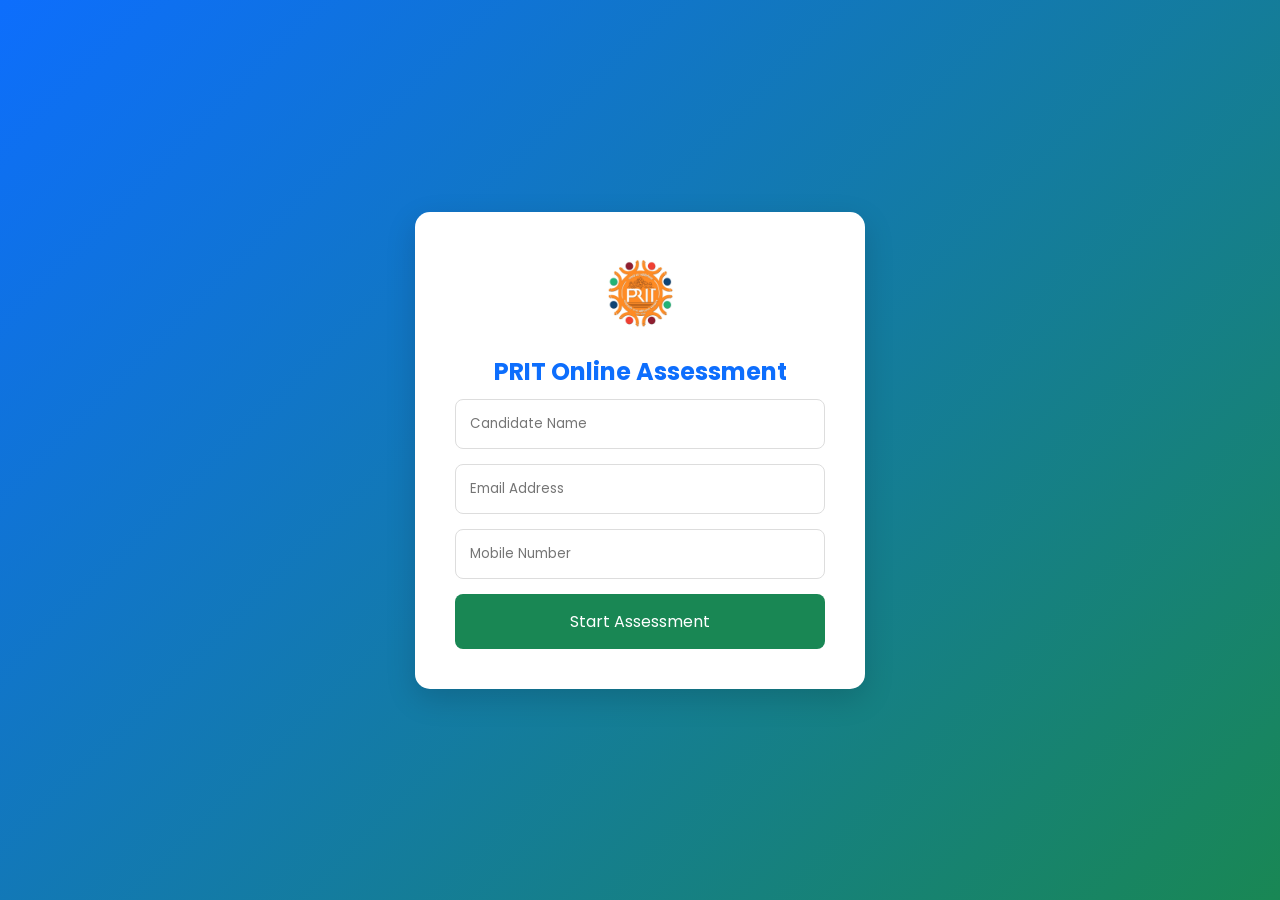
<file: index.html>
<!DOCTYPE html>
<html lang="en">
<head>
<meta charset="UTF-8">
<meta name="viewport" content="width=device-width, initial-scale=1.0">
<title>PRIT Online Assessment</title>

<link rel="stylesheet" href="./style.css">

<link href="https://fonts.googleapis.com/css2?family=Poppins:wght@300;400;500;600;700&display=swap" rel="stylesheet">
</head>
<body>

<div class="login-container">

<div class="login-card">

<div class="logo-area">
<img src="./images/logo.jpeg" alt="PRIT Logo">
</div>

<h2>PRIT Online Assessment </h2>

<!-- <p>Candidate Login</p> -->

<form id="candidateForm">

<input
type="text"
id="name"
placeholder="Candidate Name"
required>

<input
type="email"
id="email"
placeholder="Email Address"
required>

<input
type="text"
id="mobile"
placeholder="Mobile Number"
required>

<button type="submit">
Start Assessment
</button>

</form>

</div>

</div>

<script src="./main.js"></script>

</body>
</html>
</file>
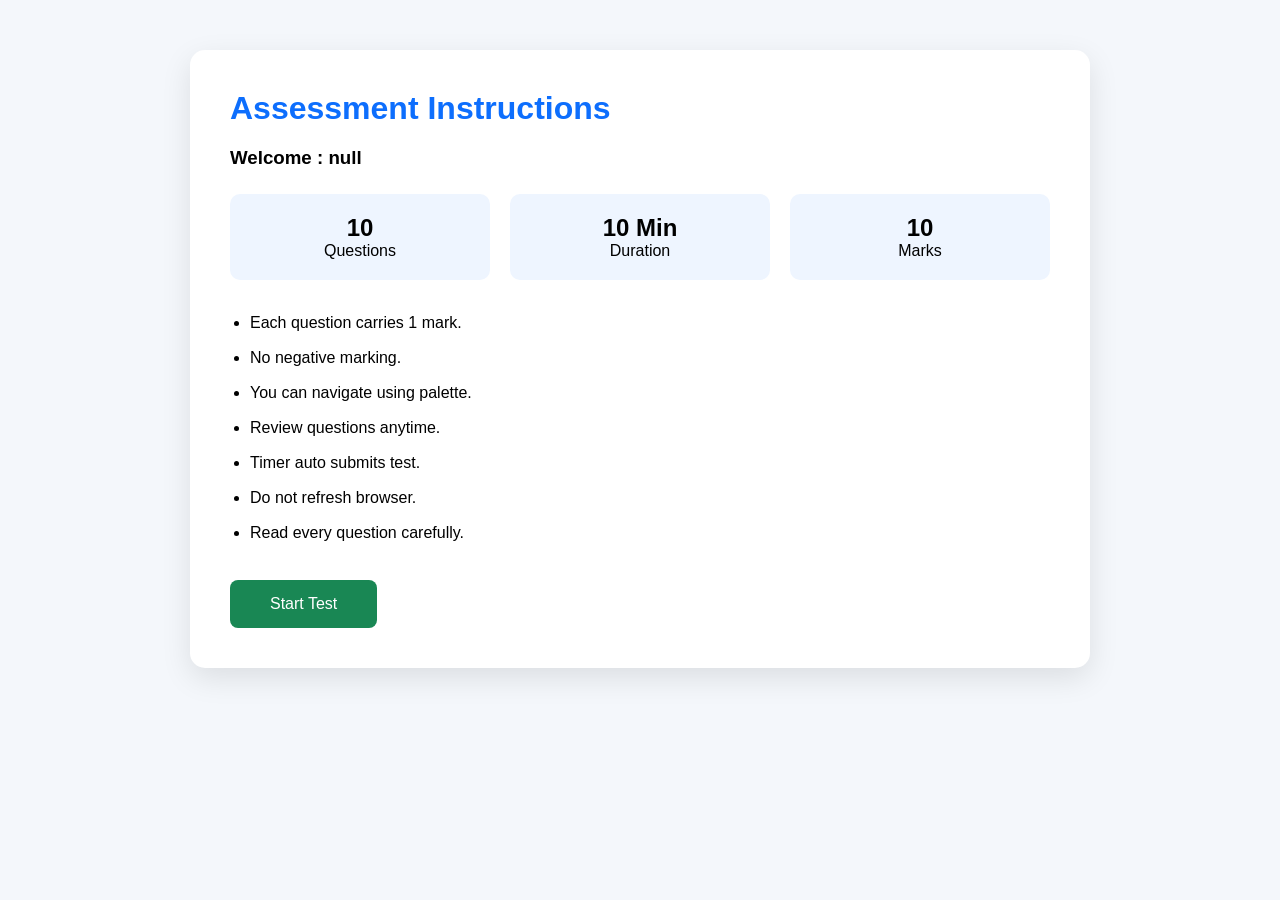
<file: instructions.html>
<!DOCTYPE html>
<html lang="en">
<head>

<meta charset="UTF-8">
<meta name="viewport" content="width=device-width, initial-scale=1.0">

<title>Instructions</title>

<link rel="stylesheet" href="./style.css">

</head>

<body>

<div class="instruction-container">

<div class="instruction-card">

<h1>Assessment Instructions</h1>

<h3 id="welcomeUser"></h3>

<div class="exam-info">

<div class="info-box">
<h2>10</h2>
<p>Questions</p>
</div>

<div class="info-box">
<h2>10 Min</h2>
<p>Duration</p>
</div>

<div class="info-box">
<h2>10</h2>
<p>Marks</p>
</div>

</div>

<ul>

<li>Each question carries 1 mark.</li>

<li>No negative marking.</li>

<li>You can navigate using palette.</li>

<li>Review questions anytime.</li>

<li>Timer auto submits test.</li>

<li>Do not refresh browser.</li>

<li>Read every question carefully.</li>

</ul>

<button class="start-btn"
onclick="startExam()">

Start Test

</button>

</div>

</div>

<script>

document.getElementById("welcomeUser")
.innerHTML =
"Welcome : " +
localStorage.getItem("candidateName");

function startExam(){

localStorage.removeItem("answers");
localStorage.removeItem("score");
localStorage.removeItem("attempted");

window.location.href = "test.html";

}

</script>

</body>
</html>
</file>
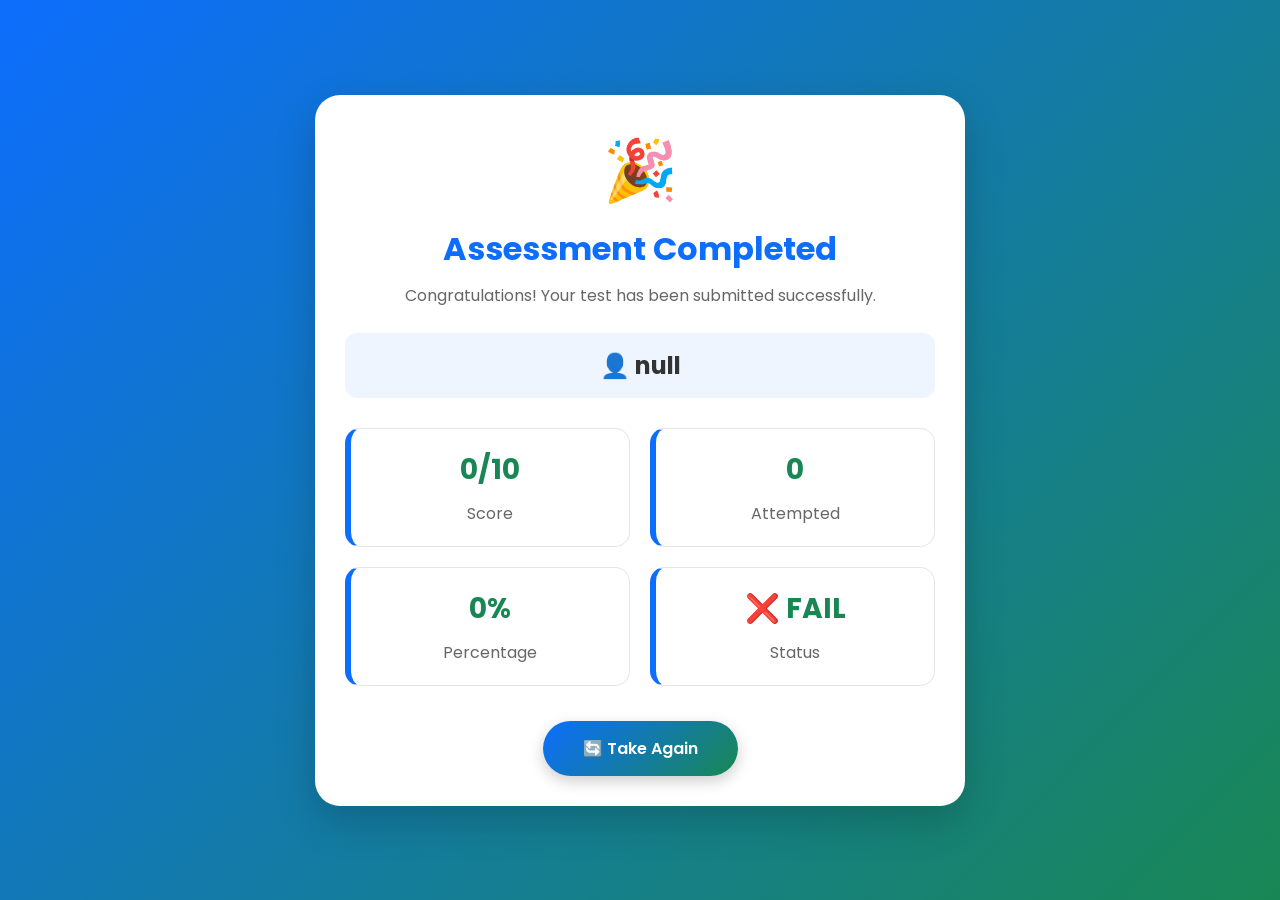
<file: result.html>
<!DOCTYPE html>
<html lang="en">
<head>
<meta charset="UTF-8">
<meta name="viewport" content="width=device-width, initial-scale=1.0">
<title>Assessment Result</title>

<link rel="stylesheet" href="./style.css">

<link href="https://fonts.googleapis.com/css2?family=Poppins:wght@300;400;500;600;700&display=swap" rel="stylesheet">

</head>

<body>

<div class="result-container">

    <div class="result-card">

        <div class="result-header">

            <div class="success-icon">
                🎉
            </div>

            <h1>Assessment Completed</h1>

            <p>
                Congratulations! Your test has been submitted successfully.
            </p>

        </div>

        <div class="candidate-card">

            <h2 id="candidate"></h2>

        </div>

        <div class="result-grid">

            <div class="result-box">

                <h2 id="score"></h2>

                <p>Score</p>

            </div>

            <div class="result-box">

                <h2 id="attempted"></h2>

                <p>Attempted</p>

            </div>

            <div class="result-box">

                <h2 id="percentage"></h2>

                <p>Percentage</p>

            </div>

            <div class="result-box">

                <h2 id="status"></h2>

                <p>Status</p>

            </div>

        </div>

        <div class="restart-area">

            <button class="restart-btn"
            onclick="restartQuiz()">

                🔄 Take Again

            </button>

        </div>

    </div>

</div>

<script>

function restartQuiz(){

    localStorage.removeItem("answers");
    localStorage.removeItem("score");
    localStorage.removeItem("attempted");

    window.location.href="index.html";

}

</script>

<script src="./result.js"></script>

</body>
</html>
</file>
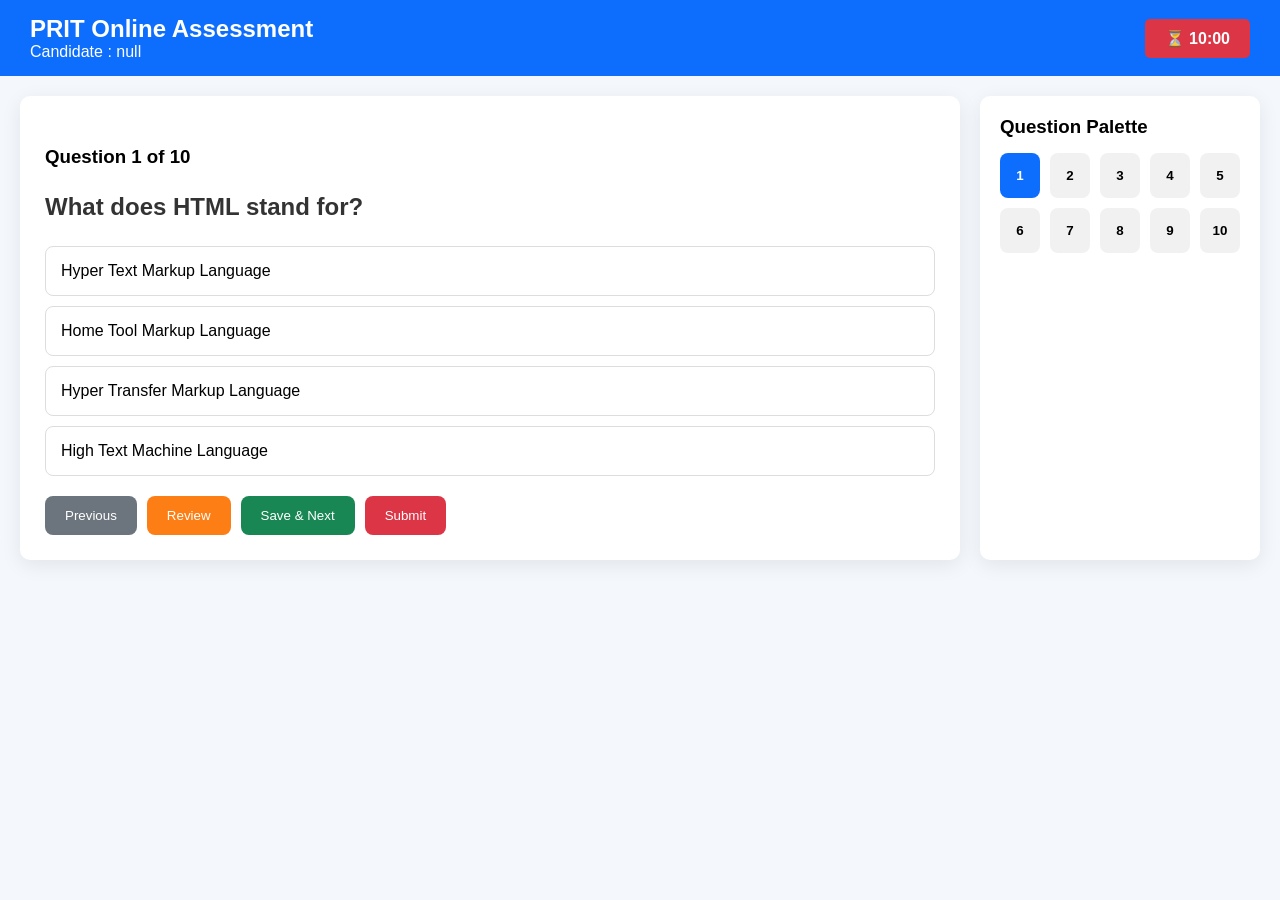
<file: test.html>
<!DOCTYPE html>
<html lang="en">
<head>

<meta charset="UTF-8">
<meta name="viewport" content="width=device-width, initial-scale=1.0">

<title>Assessment Test</title>

<link rel="stylesheet" href="./style.css">

</head>

<body>

<header class="exam-header">

<div>
<h2>PRIT Online Assessment</h2>
<p id="candidateName"></p>
</div>

<div class="timer">
⏳ <span id="timer">10:00</span>
</div>

</header>

<div class="exam-container">

<div class="left-panel">

<h3 id="candidateName"></h3>

<div class="question-card">

<h3 id="questionCount"></h3>

<h2 id="questionText"></h2>

<div id="optionsContainer"></div>

</div>

<div class="btn-group">

<button class="btn prev-btn"
id="prevBtn">

Previous

</button>

<button class="btn review-btn"
id="reviewBtn">

Review

</button>

<button class="btn next-btn"
id="nextBtn">

Save & Next

</button>

<button class="btn submit-btn"
id="submitBtn">

Submit

</button>

</div>

</div>

<div class="right-panel">

<h3>Question Palette</h3>

<div class="palette"
id="palette">

</div>

</div>

</div>

<script src="./questions.js"></script>
<script src="./test.js"></script>

</body>
</html>
</file>
<file: style.css>
*{
margin:0;
padding:0;
box-sizing:border-box;
font-family:'Poppins',sans-serif;
}

body{
background:#f4f7fb;
}

/* LOGIN */

.login-container{
height:100vh;
display:flex;
justify-content:center;
align-items:center;
background:
linear-gradient(
135deg,
#0d6efd,
#198754
);
}

.login-card{
width:450px;
background:#fff;
padding:40px;
border-radius:15px;
box-shadow:
0 10px 30px rgba(0,0,0,.15);
text-align:center;
}

.logo-area img{
width:80px;
margin-bottom:15px;
}

.login-card h2{
margin-bottom:10px;
color:#0d6efd;
}

.login-card p{
margin-bottom:20px;
}

.login-card input{
width:100%;
padding:14px;
margin-bottom:15px;
border:1px solid #ddd;
border-radius:8px;
outline:none;
}

.login-card button{
width:100%;
padding:15px;
background:#198754;
color:#fff;
border:none;
border-radius:8px;
cursor:pointer;
font-size:16px;
}

/* INSTRUCTIONS */

.instruction-container{
display:flex;
justify-content:center;
padding:50px 20px;
}

.instruction-card{
background:#fff;
max-width:900px;
width:100%;
padding:40px;
border-radius:15px;
box-shadow:
0 10px 30px rgba(0,0,0,.1);
}

.instruction-card h1{
color:#0d6efd;
margin-bottom:20px;
}

.exam-info{
display:grid;
grid-template-columns:repeat(3,1fr);
gap:20px;
margin:25px 0;
}

.info-box{
background:#eef5ff;
padding:20px;
text-align:center;
border-radius:10px;
}

.instruction-card ul{
margin-top:20px;
padding-left:20px;
line-height:35px;
}

.start-btn{
padding:15px 40px;
margin-top:30px;
background:#198754;
border:none;
border-radius:8px;
color:#fff;
font-size:16px;
cursor:pointer;
}

/* QUIZ PAGE */

.exam-header{
background:#0d6efd;
color:#fff;
padding:15px 30px;
display:flex;
justify-content:space-between;
align-items:center;
}

.exam-container{
display:flex;
gap:20px;
padding:20px;
}

.left-panel{
flex:3;
background:#fff;
padding:25px;
border-radius:10px;
}

.right-panel{
width:280px;
background:#fff;
padding:20px;
border-radius:10px;
}

.timer{
background:#dc3545;
color:#fff;
padding:10px 20px;
border-radius:5px;
font-weight:600;
}

.question-card{
margin-top:25px;
}

.option{
padding:15px;
border:1px solid #ddd;
margin-bottom:10px;
border-radius:8px;
cursor:pointer;
}

.option:hover{
border-color:#198754;
}

.selected{
background:#e8fff0;
border-color:#198754;
}

.palette{
display:grid;
grid-template-columns:repeat(5,1fr);
gap:10px;
margin-top:15px;
}

.palette button{
height:45px;
border:none;
border-radius:8px;
cursor:pointer;
}

.notvisited{
background:#f1f1f1;
}

.answered{
background:#198754;
color:#fff;
}

.review{
background:#fd7e14;
color:#fff;
}

.current{
background:#0d6efd;
color:#fff;
}

.btn-group{
display:flex;
gap:10px;
margin-top:20px;
}

.btn{
padding:12px 20px;
border:none;
border-radius:8px;
cursor:pointer;
}

.prev-btn{
background:#6c757d;
color:#fff;
}

.review-btn{
background:#fd7e14;
color:#fff;
}

.next-btn{
background:#198754;
color:#fff;
}

.submit-btn{
background:#dc3545;
color:#fff;
}

/* RESULT */

/* ===========================
   RESULT PAGE
=========================== */

.result-container{
    min-height:100vh;
    display:flex;
    justify-content:center;
    align-items:center;
    padding:20px;
    background:linear-gradient(135deg,#0d6efd,#198754);
}

.result-card{
    width:100%;
    max-width:650px;
    background:#fff;
    border-radius:25px;
    padding:30px;
    box-shadow:0 15px 40px rgba(0,0,0,.18);
}

.result-header{
    text-align:center;
}

.success-icon{
    font-size:60px;
    margin-bottom:10px;
}

.result-header h1{
    color:#0d6efd;
    margin-bottom:10px;
}

.result-header p{
    color:#666;
}

.candidate-card{
    margin-top:25px;
    background:#eef5ff;
    padding:15px;
    border-radius:12px;
    text-align:center;
}

.candidate-card h2{
    color:#333;
}

.result-grid{
    display:grid;
    grid-template-columns:repeat(2,1fr);
    gap:20px;
    margin-top:30px;
}

.result-box{
    background:#fff;
    border:1px solid #e5e5e5;
    border-left:6px solid #0d6efd;
    padding:20px;
    border-radius:15px;
    text-align:center;
    transition:.3s;
}

.result-box:hover{
    transform:translateY(-5px);
}

.result-box h2{
    color:#198754;
    font-size:28px;
    margin-bottom:10px;
}

.result-box p{
    color:#666;
}

.restart-area{
    display:flex;
    justify-content:center;
    align-items:center;
    margin-top:35px;
}

.restart-btn{
    background:linear-gradient(135deg,#0d6efd,#198754);
    color:white;
    border:none;
    padding:15px 40px;
    border-radius:50px;
    font-size:16px;
    font-weight:600;
    cursor:pointer;
    transition:.3s;
    box-shadow:0 5px 15px rgba(0,0,0,.2);
}

.restart-btn:hover{
    transform:translateY(-3px);
    box-shadow:0 10px 20px rgba(0,0,0,.25);
}

@media(max-width:768px){

    .result-grid{
        grid-template-columns:1fr;
    }

    .result-card{
        padding:25px;
    }

}
/* ===========================
   IMPROVEMENTS
=========================== */

body{
    min-height:100vh;
}

/* Quiz Panels */

.left-panel,
.right-panel{
    box-shadow:0 5px 20px rgba(0,0,0,.08);
}

/* Question */

#questionText{
    margin:20px 0;
    line-height:1.6;
    color:#333;
}

/* Option */

.option{
    transition:.3s;
}

.option:hover{
    background:#f8f9fa;
    transform:translateX(3px);
}

.selected{
    background:#d1f7dc;
    border:2px solid #198754;
    font-weight:600;
}

/* Buttons */

.btn{
    color:#fff;
    font-weight:500;
    transition:.3s;
}

.btn:hover{
    transform:translateY(-2px);
    opacity:.95;
}

/* Palette */

.palette button{
    font-weight:600;
}

/* Result */

.result-card h1{
    text-align:center;
    color:#0d6efd;
}

.result-card h2{
    text-align:center;
}

/* Responsive */

@media(max-width:992px){

    .exam-container{
        flex-direction:column;
    }

    .right-panel{
        width:100%;
    }

}

@media(max-width:768px){

    .exam-header{
        flex-direction:column;
        gap:10px;
        text-align:center;
    }

    .exam-info{
        grid-template-columns:1fr;
    }

    .result-grid{
        grid-template-columns:1fr;
    }

    .btn-group{
        flex-direction:column;
    }

    .btn{
        width:100%;
    }

    .palette{
        grid-template-columns:repeat(4,1fr);
    }

    .login-card{
        width:100%;
               margin: 33px;
    }
}
</file>
